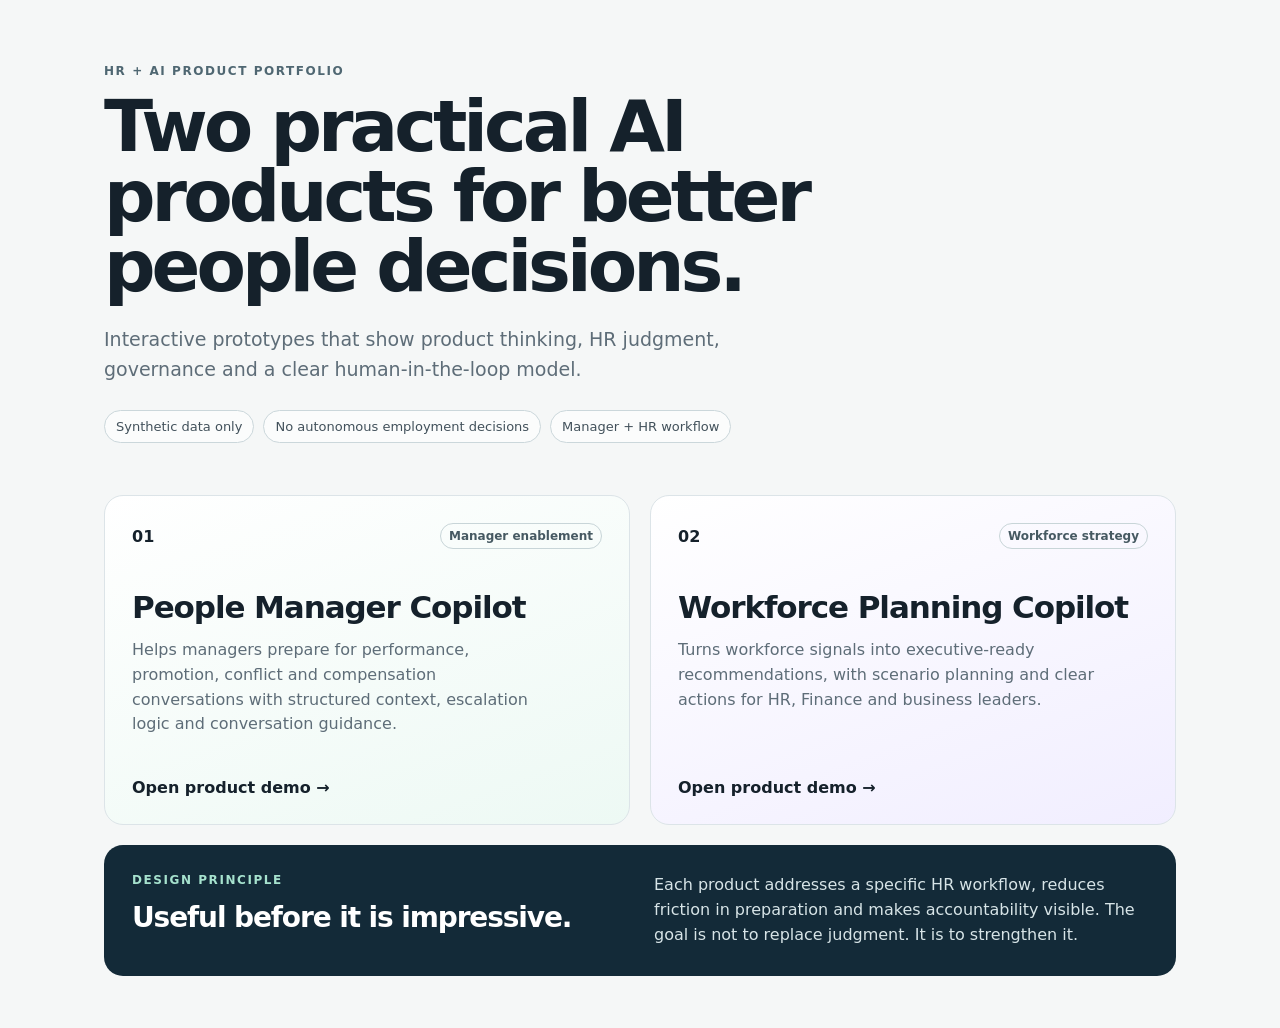
<file: index.html>
<!doctype html>
<html lang="en">
<head>
  <meta charset="utf-8" />
  <meta name="viewport" content="width=device-width, initial-scale=1" />
  <title>HR + AI Product Portfolio</title>
  <link rel="stylesheet" href="styles.css" />
</head>
<body>
  <main class="wrap">
    <section class="hero">
      <p class="eyebrow">HR + AI PRODUCT PORTFOLIO</p>
      <h1>Two practical AI products for better people decisions.</h1>
      <p class="lede">Interactive prototypes that show product thinking, HR judgment, governance and a clear human-in-the-loop model.</p>
      <div class="pill-row">
        <span class="pill">Synthetic data only</span>
        <span class="pill">No autonomous employment decisions</span>
        <span class="pill">Manager + HR workflow</span>
      </div>
    </section>

    <section class="grid">
      <a class="card" href="people-manager-copilot/">
        <div class="card-top"><span class="num">01</span><span class="tag">Manager enablement</span></div>
        <h2>People Manager Copilot</h2>
        <p>Helps managers prepare for performance, promotion, conflict and compensation conversations with structured context, escalation logic and conversation guidance.</p>
        <span class="cta">Open product demo <span aria-hidden="true">→</span></span>
      </a>

      <a class="card" href="workforce-planning-copilot/">
        <div class="card-top"><span class="num">02</span><span class="tag">Workforce strategy</span></div>
        <h2>Workforce Planning Copilot</h2>
        <p>Turns workforce signals into executive-ready recommendations, with scenario planning and clear actions for HR, Finance and business leaders.</p>
        <span class="cta">Open product demo <span aria-hidden="true">→</span></span>
      </a>
    </section>

    <section class="principles">
      <div><p class="eyebrow">DESIGN PRINCIPLE</p><h3>Useful before it is impressive.</h3></div>
      <p>Each product addresses a specific HR workflow, reduces friction in preparation and makes accountability visible. The goal is not to replace judgment. It is to strengthen it.</p>
    </section>
  </main>
</body>
</html>
</file>
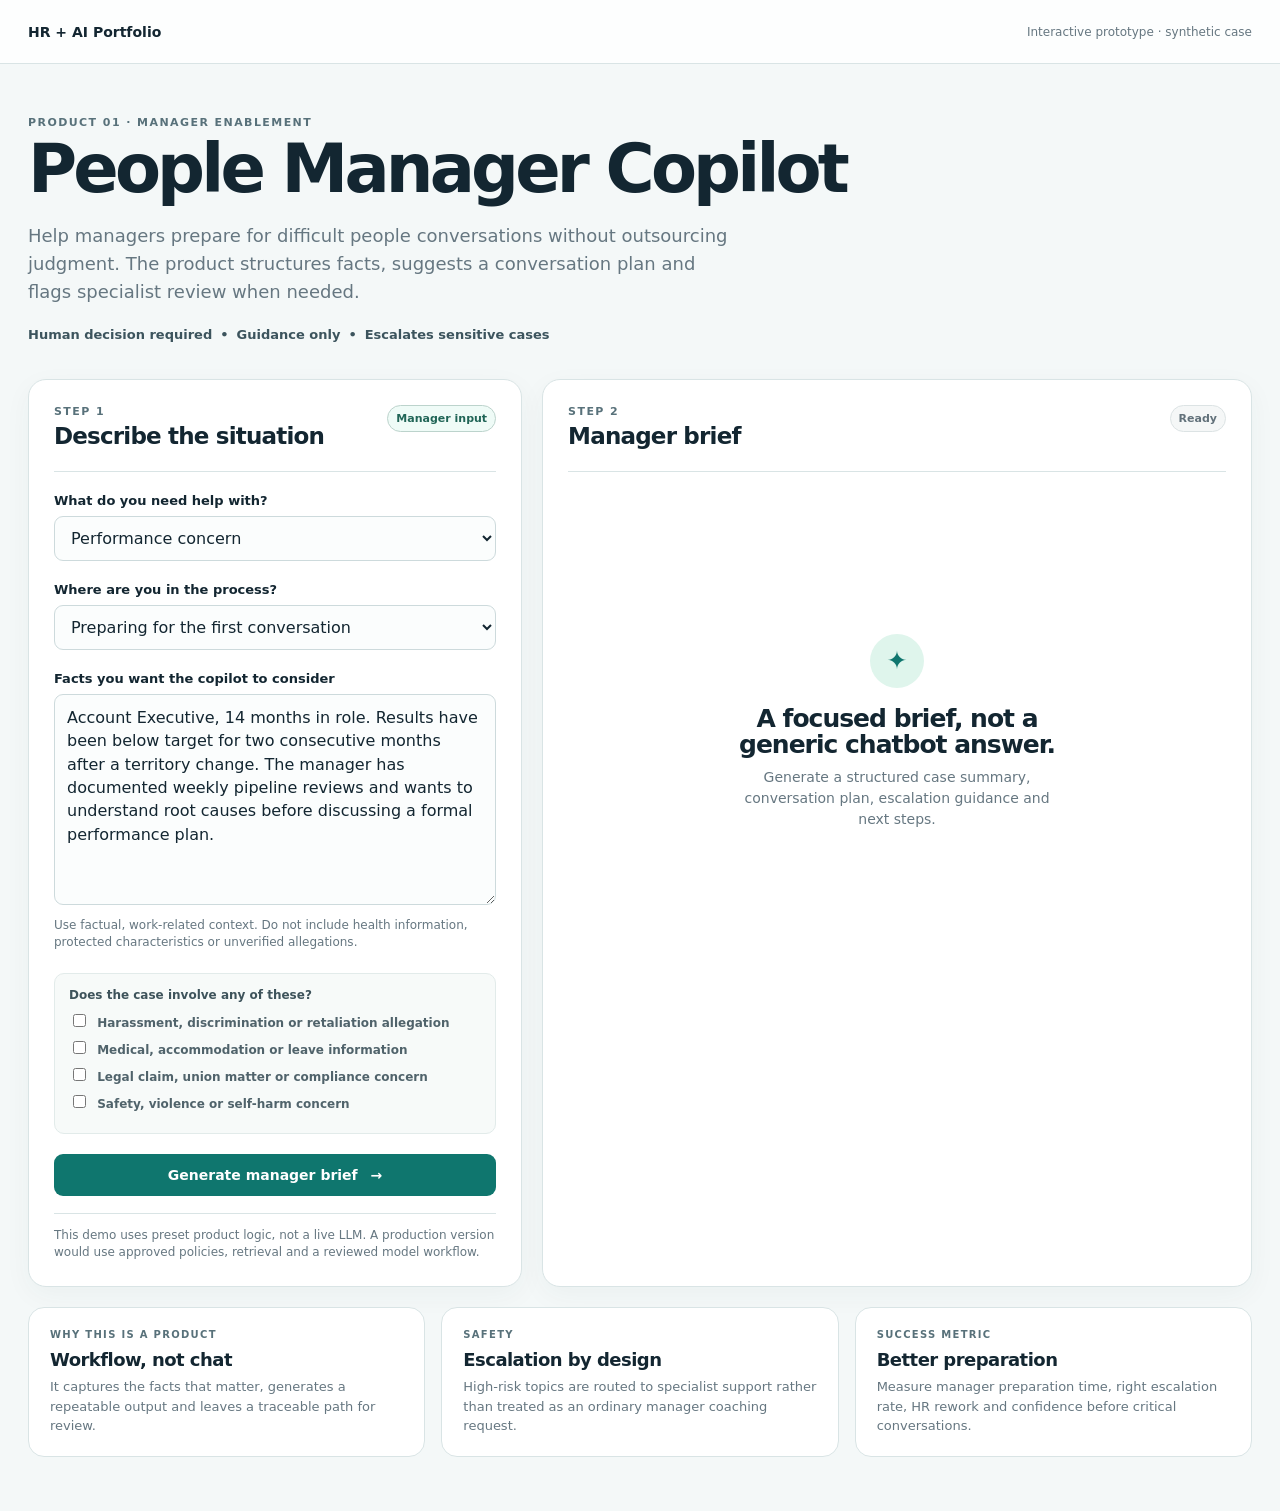
<file: people-manager-copilot/index.html>
<!doctype html>
<html lang="en">
<head>
  <meta charset="utf-8" />
  <meta name="viewport" content="width=device-width, initial-scale=1" />
  <title>People Manager Copilot</title>
  <link rel="stylesheet" href="style.css" />
</head>
<body>
  <header class="topbar">
    <a href="../" class="brand">HR + AI Portfolio</a>
    <span class="environment">Interactive prototype · synthetic case</span>
  </header>

  <main class="shell">
    <section class="intro">
      <p class="eyebrow">PRODUCT 01 · MANAGER ENABLEMENT</p>
      <h1>People Manager Copilot</h1>
      <p>Help managers prepare for difficult people conversations without outsourcing judgment. The product structures facts, suggests a conversation plan and flags specialist review when needed.</p>
      <div class="guardrail"><span>Human decision required</span><span>•</span><span>Guidance only</span><span>•</span><span>Escalates sensitive cases</span></div>
    </section>

    <div class="layout">
      <section class="panel form-panel" aria-label="Case context">
        <div class="section-title"><div><p class="eyebrow">STEP 1</p><h2>Describe the situation</h2></div><span class="badge">Manager input</span></div>

        <label for="caseType">What do you need help with?</label>
        <select id="caseType">
          <option value="performance">Performance concern</option>
          <option value="promotion">Promotion readiness</option>
          <option value="conflict">Team conflict</option>
          <option value="compensation">Compensation request</option>
        </select>

        <label for="stage">Where are you in the process?</label>
        <select id="stage">
          <option value="first">Preparing for the first conversation</option>
          <option value="followup">Preparing for a follow-up</option>
          <option value="decision">Preparing a recommendation for HR</option>
        </select>

        <label for="context">Facts you want the copilot to consider</label>
        <textarea id="context" rows="8">Account Executive, 14 months in role. Results have been below target for two consecutive months after a territory change. The manager has documented weekly pipeline reviews and wants to understand root causes before discussing a formal performance plan.</textarea>
        <p class="hint">Use factual, work-related context. Do not include health information, protected characteristics or unverified allegations.</p>

        <div class="checklist" aria-label="Risk flags">
          <p>Does the case involve any of these?</p>
          <label><input type="checkbox" value="harassment" /> Harassment, discrimination or retaliation allegation</label>
          <label><input type="checkbox" value="medical" /> Medical, accommodation or leave information</label>
          <label><input type="checkbox" value="legal" /> Legal claim, union matter or compliance concern</label>
          <label><input type="checkbox" value="safety" /> Safety, violence or self-harm concern</label>
        </div>

        <button id="generate">Generate manager brief <span>→</span></button>
        <p class="demo-note">This demo uses preset product logic, not a live LLM. A production version would use approved policies, retrieval and a reviewed model workflow.</p>
      </section>

      <section class="panel output-panel" aria-live="polite">
        <div class="section-title"><div><p class="eyebrow">STEP 2</p><h2>Manager brief</h2></div><span id="status" class="badge neutral">Ready</span></div>
        <div id="empty" class="empty-state">
          <div class="empty-icon">✦</div>
          <h3>A focused brief, not a generic chatbot answer.</h3>
          <p>Generate a structured case summary, conversation plan, escalation guidance and next steps.</p>
        </div>
        <div id="result" hidden>
          <div id="riskBox" class="risk-box"></div>
          <article class="result-section">
            <h3>Case summary</h3>
            <p id="summary"></p>
          </article>
          <article class="result-section two-col">
            <div><h3>Objective</h3><p id="objective"></p></div>
            <div><h3>What to clarify</h3><ul id="clarify"></ul></div>
          </article>
          <article class="result-section">
            <h3>Suggested opening</h3>
            <blockquote id="opening"></blockquote>
          </article>
          <article class="result-section two-col">
            <div><h3>Neutral questions</h3><ul id="questions"></ul></div>
            <div><h3>Recommended next steps</h3><ol id="nextSteps"></ol></div>
          </article>
          <article class="result-section decision-boundary">
            <h3>Decision boundary</h3>
            <p id="boundary"></p>
          </article>
          <button class="secondary" id="copyBrief">Copy brief</button>
        </div>
      </section>
    </div>

    <section class="bottom-grid">
      <article class="mini-card"><p class="eyebrow">WHY THIS IS A PRODUCT</p><h3>Workflow, not chat</h3><p>It captures the facts that matter, generates a repeatable output and leaves a traceable path for review.</p></article>
      <article class="mini-card"><p class="eyebrow">SAFETY</p><h3>Escalation by design</h3><p>High-risk topics are routed to specialist support rather than treated as an ordinary manager coaching request.</p></article>
      <article class="mini-card"><p class="eyebrow">SUCCESS METRIC</p><h3>Better preparation</h3><p>Measure manager preparation time, right escalation rate, HR rework and confidence before critical conversations.</p></article>
    </section>
  </main>
  <script src="app.js"></script>
</body>
</html>
</file>
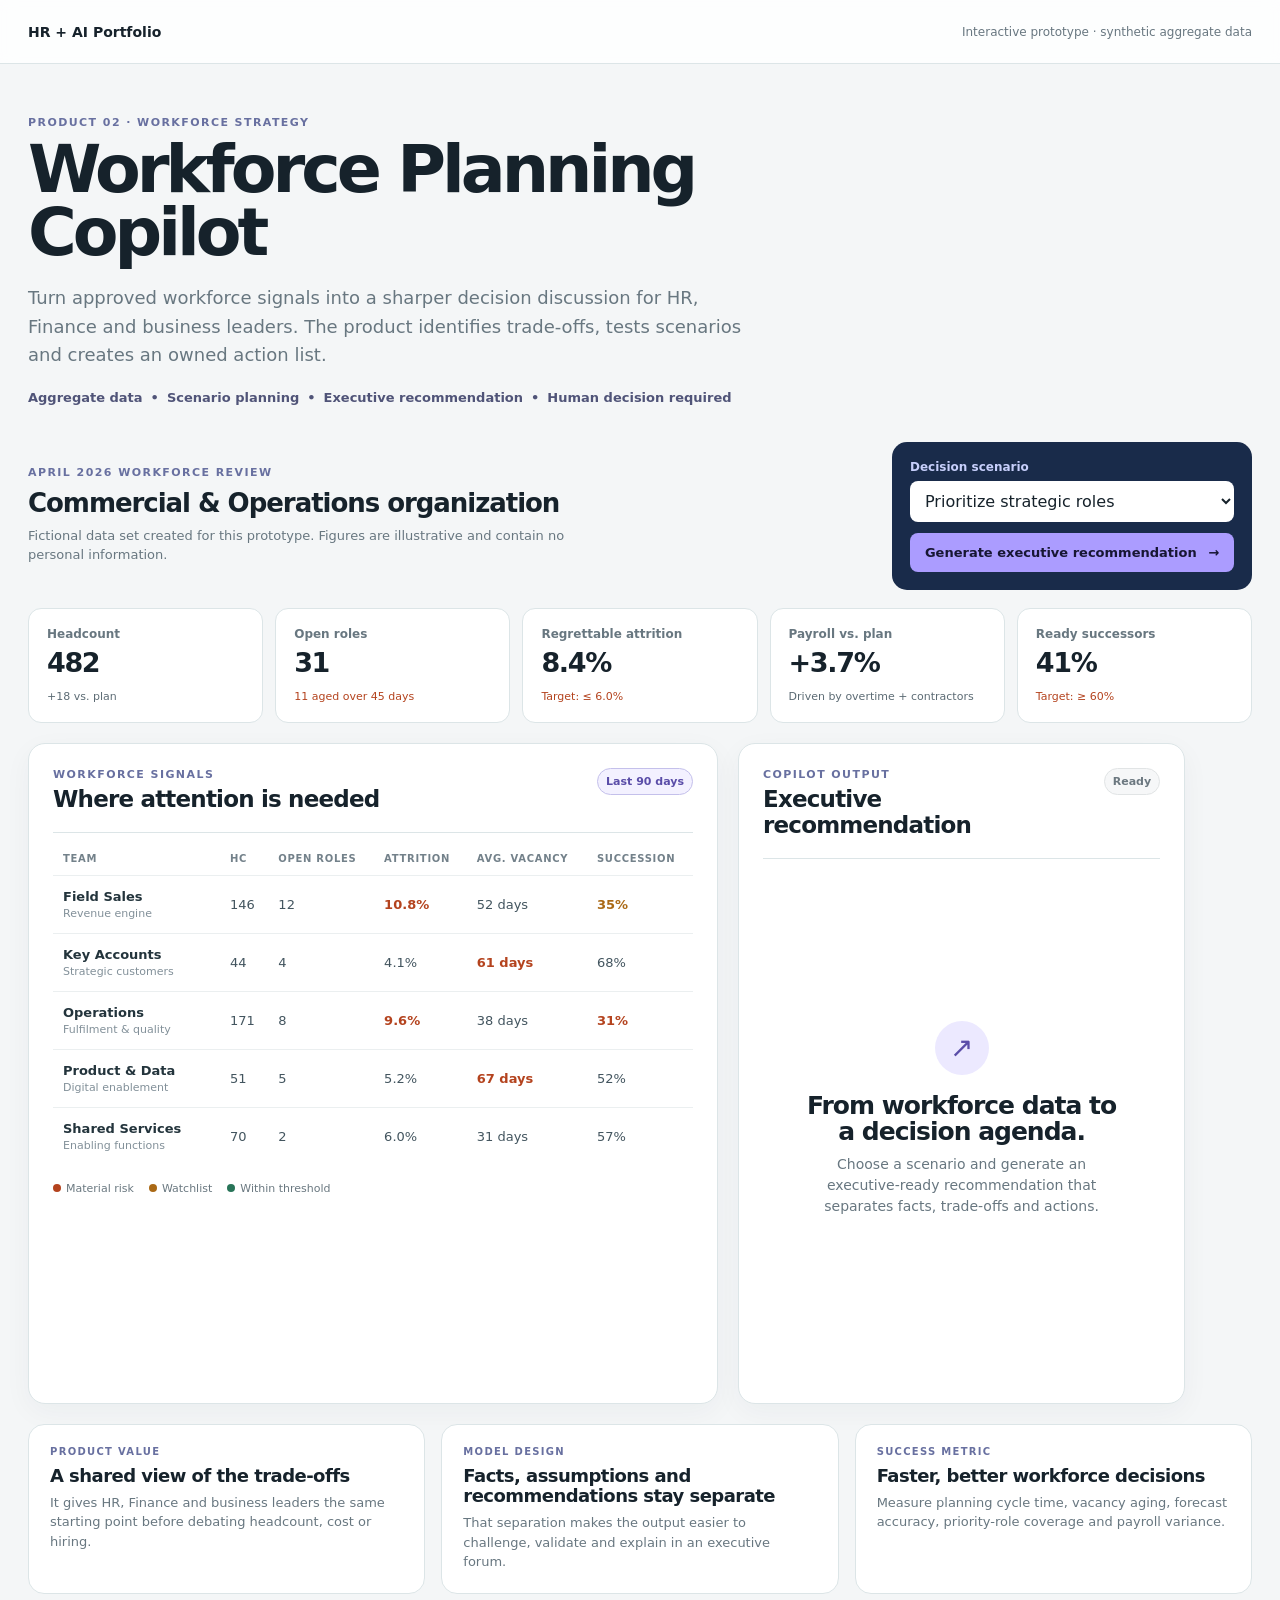
<file: workforce-planning-copilot/index.html>
<!doctype html>
<html lang="en">
<head>
  <meta charset="utf-8" />
  <meta name="viewport" content="width=device-width, initial-scale=1" />
  <title>Workforce Planning Copilot</title>
  <link rel="stylesheet" href="style.css" />
</head>
<body>
  <header class="topbar">
    <a href="../" class="brand">HR + AI Portfolio</a>
    <span class="environment">Interactive prototype · synthetic aggregate data</span>
  </header>

  <main class="shell">
    <section class="intro">
      <p class="eyebrow">PRODUCT 02 · WORKFORCE STRATEGY</p>
      <h1>Workforce Planning Copilot</h1>
      <p>Turn approved workforce signals into a sharper decision discussion for HR, Finance and business leaders. The product identifies trade-offs, tests scenarios and creates an owned action list.</p>
      <div class="guardrail"><span>Aggregate data</span><span>•</span><span>Scenario planning</span><span>•</span><span>Executive recommendation</span><span>•</span><span>Human decision required</span></div>
    </section>

    <section class="dashboard-head">
      <div class="dashboard-title"><p class="eyebrow">APRIL 2026 WORKFORCE REVIEW</p><h2>Commercial & Operations organization</h2><p>Fictional data set created for this prototype. Figures are illustrative and contain no personal information.</p></div>
      <div class="action-box"><label for="scenario">Decision scenario</label><select id="scenario"><option value="focus">Prioritize strategic roles</option><option value="freeze">Freeze non-critical hiring for 90 days</option><option value="stabilize">Stabilize attrition in critical teams</option></select><button id="analyze">Generate executive recommendation <span>→</span></button></div>
    </section>

    <section class="kpis" aria-label="Key workforce indicators">
      <article><p>Headcount</p><h3>482</h3><span class="subtle">+18 vs. plan</span></article>
      <article><p>Open roles</p><h3>31</h3><span class="subtle danger">11 aged over 45 days</span></article>
      <article><p>Regrettable attrition</p><h3>8.4%</h3><span class="subtle danger">Target: ≤ 6.0%</span></article>
      <article><p>Payroll vs. plan</p><h3>+3.7%</h3><span class="subtle">Driven by overtime + contractors</span></article>
      <article><p>Ready successors</p><h3>41%</h3><span class="subtle danger">Target: ≥ 60%</span></article>
    </section>

    <section class="main-grid">
      <article class="panel signals">
        <div class="section-title"><div><p class="eyebrow">WORKFORCE SIGNALS</p><h2>Where attention is needed</h2></div><span class="badge">Last 90 days</span></div>
        <div class="table-wrap"><table><thead><tr><th>Team</th><th>HC</th><th>Open roles</th><th>Attrition</th><th>Avg. vacancy</th><th>Succession</th></tr></thead><tbody>
          <tr><td><strong>Field Sales</strong><span>Revenue engine</span></td><td>146</td><td>12</td><td><b class="red">10.8%</b></td><td>52 days</td><td><b class="amber">35%</b></td></tr>
          <tr><td><strong>Key Accounts</strong><span>Strategic customers</span></td><td>44</td><td>4</td><td>4.1%</td><td><b class="red">61 days</b></td><td>68%</td></tr>
          <tr><td><strong>Operations</strong><span>Fulfilment & quality</span></td><td>171</td><td>8</td><td><b class="red">9.6%</b></td><td>38 days</td><td><b class="red">31%</b></td></tr>
          <tr><td><strong>Product & Data</strong><span>Digital enablement</span></td><td>51</td><td>5</td><td>5.2%</td><td><b class="red">67 days</b></td><td>52%</td></tr>
          <tr><td><strong>Shared Services</strong><span>Enabling functions</span></td><td>70</td><td>2</td><td>6.0%</td><td>31 days</td><td>57%</td></tr>
        </tbody></table></div>
        <div class="signal-footer"><span class="legend"><i class="dot red-dot"></i> Material risk</span><span class="legend"><i class="dot amber-dot"></i> Watchlist</span><span class="legend"><i class="dot green-dot"></i> Within threshold</span></div>
      </article>

      <article class="panel output-panel" aria-live="polite">
        <div class="section-title"><div><p class="eyebrow">COPILOT OUTPUT</p><h2>Executive recommendation</h2></div><span id="status" class="badge neutral">Ready</span></div>
        <div id="empty" class="empty-state"><div class="empty-icon">↗</div><h3>From workforce data to a decision agenda.</h3><p>Choose a scenario and generate an executive-ready recommendation that separates facts, trade-offs and actions.</p></div>
        <div id="result" hidden>
          <div class="headline" id="headline"></div>
          <section class="result-section"><h3>Signals observed</h3><ul id="signalsList"></ul></section>
          <section class="result-section"><h3>Trade-offs to manage</h3><ul id="tradeoffsList"></ul></section>
          <section class="result-section actions"><h3>Prioritized actions</h3><div id="actionsList"></div></section>
          <section class="result-section assumptions"><h3>Assumptions to validate</h3><ul id="assumptionsList"></ul></section>
          <section class="boundary"><h3>Decision boundary</h3><p>These are planning recommendations based on fictional aggregate data. Budget approvals, organizational changes and individual employment actions require the relevant business, Finance and HR decision-makers.</p></section>
          <button class="secondary" id="copyRecommendation">Copy recommendation</button>
        </div>
      </article>
    </section>

    <section class="insight-grid">
      <article class="insight-card"><p class="eyebrow">PRODUCT VALUE</p><h3>A shared view of the trade-offs</h3><p>It gives HR, Finance and business leaders the same starting point before debating headcount, cost or hiring.</p></article>
      <article class="insight-card"><p class="eyebrow">MODEL DESIGN</p><h3>Facts, assumptions and recommendations stay separate</h3><p>That separation makes the output easier to challenge, validate and explain in an executive forum.</p></article>
      <article class="insight-card"><p class="eyebrow">SUCCESS METRIC</p><h3>Faster, better workforce decisions</h3><p>Measure planning cycle time, vacancy aging, forecast accuracy, priority-role coverage and payroll variance.</p></article>
    </section>
  </main>
  <script src="app.js"></script>
</body>
</html>
</file>
<file: styles.css>
:root { --ink:#15212b; --muted:#5e6d78; --line:#dce4e8; --surface:#ffffff; --bg:#f5f7f7; --mint:#d9f3e8; --lav:#e9e2ff; --deep:#132a38; }
* { box-sizing: border-box; }
body { margin:0; font-family: Inter, ui-sans-serif, system-ui, -apple-system, BlinkMacSystemFont, "Segoe UI", sans-serif; background:var(--bg); color:var(--ink); }
.wrap { max-width:1120px; padding:64px 24px 52px; margin:0 auto; }
.hero { max-width:800px; }
.eyebrow { margin:0 0 14px; font-size:12px; letter-spacing:.13em; font-weight:750; color:#4f6772; }
h1 { margin:0; max-width:790px; font-size:clamp(40px,6vw,72px); letter-spacing:-.055em; line-height:.97; }
.lede { margin:24px 0 0; max-width:650px; font-size:19px; line-height:1.55; color:var(--muted); }
.pill-row { margin-top:26px; display:flex; gap:9px; flex-wrap:wrap; }
.pill { border:1px solid #cbd7db; padding:8px 11px; border-radius:999px; font-size:13px; color:#42515b; background:rgba(255,255,255,.66); }
.grid { margin-top:52px; display:grid; grid-template-columns:repeat(2,minmax(0,1fr)); gap:20px; }
.card { display:flex; min-height:330px; flex-direction:column; padding:27px; border:1px solid var(--line); border-radius:19px; background:var(--surface); text-decoration:none; color:inherit; transition:transform .18s ease, box-shadow .18s ease; }
.card:nth-child(1) { background:linear-gradient(160deg,#ffffff 0%,#edf9f4 100%); }
.card:nth-child(2) { background:linear-gradient(160deg,#ffffff 0%,#f1eeff 100%); }
.card:hover { transform:translateY(-5px); box-shadow:0 14px 35px rgba(32,56,68,.10); }
.card-top { display:flex; justify-content:space-between; align-items:center; }
.num { font-weight:800; font-size:16px; }
.tag { font-size:12px; font-weight:650; border:1px solid #c8d5d8; padding:5px 8px; border-radius:999px; color:#465962; }
h2 { margin:42px 0 14px; font-size:31px; letter-spacing:-.035em; line-height:1.05; }
.card p { margin:0; color:var(--muted); line-height:1.55; max-width:420px; }
.cta { margin-top:auto; padding-top:30px; font-weight:750; }
.principles { margin-top:20px; padding:28px; background:var(--deep); color:white; border-radius:19px; display:grid; grid-template-columns:1fr 1fr; gap:28px; }
.principles .eyebrow { color:#a6e2ce; }
.principles h3 { margin:0; font-size:28px; letter-spacing:-.04em; }
.principles > p { margin:0; color:#d7e4e7; line-height:1.55; font-size:16px; }
@media (max-width:720px) { .wrap { padding-top:42px; } .grid,.principles { grid-template-columns:1fr; } .card { min-height:290px; } }
</file>
<file: people-manager-copilot/style.css>
:root { --ink:#132631; --muted:#667781; --line:#d9e4e5; --bg:#f4f8f8; --white:#fff; --accent:#0f766e; --accent-soft:#dff5ec; --warn:#8f3912; --warn-bg:#fff0e9; --navy:#15323b; }
*{box-sizing:border-box} body{margin:0;background:var(--bg);color:var(--ink);font-family:Inter,ui-sans-serif,system-ui,-apple-system,BlinkMacSystemFont,"Segoe UI",sans-serif}
.topbar{height:64px;padding:0 28px;display:flex;align-items:center;justify-content:space-between;border-bottom:1px solid var(--line);background:rgba(255,255,255,.82);backdrop-filter:blur(8px);position:sticky;top:0;z-index:2}.brand{font-weight:800;color:var(--ink);text-decoration:none;font-size:14px}.environment{font-size:12px;color:var(--muted)}
.shell{max-width:1280px;margin:0 auto;padding:52px 28px 54px}.intro{max-width:830px}.eyebrow{margin:0 0 9px;font-size:11px;letter-spacing:.13em;font-weight:800;color:#58717a}.intro h1{margin:0;font-size:clamp(42px,5.3vw,67px);letter-spacing:-.057em;line-height:.95}.intro>p:not(.eyebrow){max-width:700px;margin:20px 0 0;color:var(--muted);font-size:18px;line-height:1.56}.guardrail{margin-top:21px;display:flex;gap:8px;flex-wrap:wrap;color:#3c545d;font-size:13px;font-weight:650}.layout{display:grid;grid-template-columns:minmax(330px,.87fr) minmax(400px,1.25fr);gap:20px;margin-top:37px}.panel{border:1px solid var(--line);background:var(--white);border-radius:18px;padding:25px;box-shadow:0 8px 28px rgba(25,66,76,.045)}.form-panel{align-self:start}.section-title{display:flex;align-items:flex-start;justify-content:space-between;gap:10px;padding-bottom:22px;border-bottom:1px solid var(--line)}.section-title .eyebrow{margin-bottom:5px}.section-title h2{margin:0;font-size:23px;letter-spacing:-.035em}.badge{font-size:11px;border:1px solid #bcd3cc;background:#effbf7;padding:6px 8px;border-radius:999px;color:#216557;white-space:nowrap;font-weight:750}.badge.neutral{background:#f5f7f7;border-color:#dce3e4;color:#62717a}label{display:block;margin:21px 0 8px;font-size:13px;font-weight:760}select,textarea{width:100%;font:inherit;color:var(--ink);border:1px solid #cddadc;background:#fbfdfd;border-radius:9px;padding:11px 12px;outline:none}textarea{line-height:1.46;resize:vertical}select:focus,textarea:focus{border-color:#4a9c90;box-shadow:0 0 0 3px rgba(15,118,110,.10)}.hint,.demo-note{margin:8px 0 0;color:var(--muted);font-size:12px;line-height:1.45}.checklist{margin-top:21px;padding:14px;background:#f7faf9;border-radius:10px;border:1px solid #e2ebea}.checklist p{font-size:12px;font-weight:800;margin:0 0 9px;color:#3e535b}.checklist label{margin:8px 0;font-size:12px;font-weight:550;color:#50636b}.checklist input{accent-color:var(--accent);margin-right:7px}button{margin-top:20px;width:100%;border:0;border-radius:9px;padding:13px 15px;background:var(--accent);color:#fff;font:inherit;font-size:14px;font-weight:800;cursor:pointer;transition:filter .15s ease}button:hover{filter:brightness(.93)}button span{padding-left:8px}.demo-note{border-top:1px solid var(--line);padding-top:13px;margin-top:17px}.output-panel{min-height:650px}.empty-state{height:520px;display:flex;align-items:center;justify-content:center;flex-direction:column;text-align:center;max-width:340px;margin:0 auto}.empty-icon{width:54px;height:54px;border-radius:50%;display:grid;place-items:center;background:var(--accent-soft);color:var(--accent);font-size:25px}.empty-state h3{font-size:25px;letter-spacing:-.04em;line-height:1.06;margin:18px 0 8px}.empty-state p{color:var(--muted);font-size:14px;line-height:1.5;margin:0}.risk-box{padding:13px 14px;border-radius:10px;font-size:13px;line-height:1.45;margin:20px 0 4px}.risk-box.safe{background:#edf9f4;color:#215c4d;border:1px solid #bfe7d7}.risk-box.warn{background:var(--warn-bg);color:var(--warn);border:1px solid #ffc9b0}.result-section{padding:18px 0;border-bottom:1px solid var(--line)}.result-section h3{margin:0 0 8px;font-size:13px;letter-spacing:.01em}.result-section p{font-size:14px;color:#4f626b;line-height:1.55;margin:0}.two-col{display:grid;grid-template-columns:1fr 1fr;gap:25px}.result-section ul,.result-section ol{padding-left:18px;margin:0;color:#4f626b;font-size:13px;line-height:1.56}.result-section li+li{margin-top:6px}blockquote{border-left:3px solid #76baaa;margin:0;padding:4px 0 4px 14px;color:#31515a;font-size:15px;line-height:1.52}.decision-boundary{background:#f4f7f7;padding:16px;margin-top:18px;border-radius:10px;border-bottom:0}.decision-boundary h3{color:#31515a}.secondary{background:transparent;color:var(--accent);border:1px solid #a5d1c6;width:auto;padding:9px 13px;margin-top:17px}.bottom-grid{display:grid;grid-template-columns:repeat(3,1fr);gap:16px;margin-top:20px}.mini-card{padding:21px;background:#fff;border:1px solid var(--line);border-radius:16px}.mini-card .eyebrow{font-size:10px}.mini-card h3{margin:0 0 7px;font-size:18px;letter-spacing:-.03em}.mini-card p:last-child{margin:0;color:var(--muted);line-height:1.48;font-size:13px}@media(max-width:850px){.layout,.bottom-grid{grid-template-columns:1fr}.output-panel{min-height:auto}.empty-state{height:340px}}@media(max-width:500px){.shell{padding:35px 15px}.topbar{padding:0 15px}.environment{display:none}.panel{padding:18px}.two-col{grid-template-columns:1fr;gap:13px}.intro h1{font-size:45px}}
</file>
<file: workforce-planning-copilot/style.css>
:root{--ink:#16222b;--muted:#687780;--line:#dce5e7;--bg:#f4f6f7;--white:#fff;--accent:#5a4da8;--accent-soft:#ece9ff;--navy:#192b4a;--red:#b4431e;--amber:#aa6915;--green:#287458}*{box-sizing:border-box}body{margin:0;background:var(--bg);color:var(--ink);font-family:Inter,ui-sans-serif,system-ui,-apple-system,BlinkMacSystemFont,"Segoe UI",sans-serif}.topbar{height:64px;padding:0 28px;display:flex;align-items:center;justify-content:space-between;border-bottom:1px solid var(--line);background:rgba(255,255,255,.82);backdrop-filter:blur(8px);position:sticky;top:0;z-index:2}.brand{font-size:14px;font-weight:800;text-decoration:none;color:var(--ink)}.environment{font-size:12px;color:var(--muted)}.shell{max-width:1280px;margin:auto;padding:52px 28px 54px}.eyebrow{margin:0 0 9px;font-size:11px;letter-spacing:.13em;font-weight:800;color:#6870a0}.intro{max-width:860px}.intro h1{margin:0;font-size:clamp(42px,5.2vw,67px);letter-spacing:-.06em;line-height:.95}.intro>p:not(.eyebrow){max-width:720px;margin:20px 0 0;color:var(--muted);font-size:18px;line-height:1.56}.guardrail{margin-top:21px;display:flex;gap:8px;flex-wrap:wrap;color:#505478;font-size:13px;font-weight:650}.dashboard-head{display:flex;justify-content:space-between;gap:22px;align-items:stretch;margin-top:37px}.dashboard-title{padding:24px 0}.dashboard-title h2{margin:0;font-size:26px;letter-spacing:-.04em}.dashboard-title>p:last-child{max-width:580px;margin:8px 0 0;color:var(--muted);font-size:13px;line-height:1.48}.action-box{width:360px;padding:18px;background:var(--navy);border-radius:15px;color:#fff}.action-box label{font-size:12px;font-weight:700;display:block;margin-bottom:7px;color:#c7cffb}.action-box select{width:100%;padding:10px 11px;border:0;border-radius:8px;background:#fff;font:inherit;color:var(--ink)}button{width:100%;border:0;border-radius:8px;margin-top:11px;padding:12px 13px;background:#ab9cff;color:#171633;font:inherit;font-size:13px;font-weight:800;cursor:pointer}button:hover{filter:brightness(.95)}button span{padding-left:7px}.kpis{display:grid;grid-template-columns:repeat(5,1fr);gap:12px;margin-top:18px}.kpis article{background:#fff;border:1px solid var(--line);border-radius:13px;padding:18px}.kpis p{font-size:12px;font-weight:700;color:var(--muted);margin:0}.kpis h3{margin:6px 0 7px;font-size:27px;letter-spacing:-.05em}.subtle{font-size:11px;color:#5c6b74}.subtle.danger{color:var(--red)}.main-grid{display:grid;grid-template-columns:1.13fr .87fr;gap:20px;margin-top:20px}.panel{background:#fff;border:1px solid var(--line);border-radius:17px;padding:24px;box-shadow:0 8px 28px rgba(27,45,73,.045)}.section-title{display:flex;justify-content:space-between;align-items:flex-start;gap:10px;padding-bottom:20px;border-bottom:1px solid var(--line)}.section-title .eyebrow{margin-bottom:5px}.section-title h2{margin:0;font-size:23px;letter-spacing:-.035em}.badge{font-size:11px;border:1px solid #c4c0eb;background:#f3f1ff;padding:6px 8px;border-radius:999px;color:#5a4da8;white-space:nowrap;font-weight:750}.badge.neutral{background:#f6f7f8;border-color:#e1e4e5;color:#6c7880}.table-wrap{overflow:auto}table{width:100%;border-collapse:collapse;margin-top:5px;min-width:640px}th{text-align:left;padding:15px 10px 11px;font-size:10px;letter-spacing:.07em;text-transform:uppercase;color:#73818a}td{border-top:1px solid #ebeff0;padding:13px 10px;font-size:13px;color:#43555f;vertical-align:middle}td:first-child{min-width:155px}td strong{display:block;color:#23343c;font-size:13px}td span{display:block;margin-top:3px;font-size:11px;color:#829099}.red{color:var(--red)}.amber{color:var(--amber)}.signal-footer{display:flex;gap:15px;flex-wrap:wrap;padding-top:17px;font-size:11px;color:#6a7880}.legend{display:flex;align-items:center;gap:5px}.dot{width:8px;height:8px;display:inline-block;border-radius:50%}.red-dot{background:var(--red)}.amber-dot{background:var(--amber)}.green-dot{background:var(--green)}.output-panel{min-height:660px}.empty-state{height:520px;display:flex;justify-content:center;align-items:center;flex-direction:column;max-width:320px;margin:0 auto;text-align:center}.empty-icon{width:54px;height:54px;border-radius:50%;display:grid;place-items:center;background:var(--accent-soft);color:var(--accent);font-size:28px}.empty-state h3{font-size:25px;line-height:1.06;letter-spacing:-.04em;margin:18px 0 8px}.empty-state p{margin:0;color:var(--muted);font-size:14px;line-height:1.5}.headline{margin-top:20px;padding:14px;background:#f0efff;color:#44379c;border:1px solid #d8d3ff;border-radius:10px;font-size:14px;line-height:1.48;font-weight:690}.result-section{padding:18px 0;border-bottom:1px solid var(--line)}.result-section h3,.boundary h3{margin:0 0 9px;font-size:13px}.result-section ul{margin:0;padding-left:18px;color:#4b5e67;font-size:13px;line-height:1.53}.result-section li+li{margin-top:7px}.actions{border-bottom:0}.action-row{display:grid;grid-template-columns:31px 1fr;gap:10px;padding:10px 0;border-bottom:1px solid #edf0f1}.action-row:last-child{border-bottom:0}.action-num{width:25px;height:25px;display:grid;place-items:center;border-radius:50%;font-size:11px;font-weight:800;background:#eeecff;color:#5649a3}.action-row h4{margin:0 0 3px;font-size:13px}.action-row p{margin:0;color:#61717a;font-size:12px;line-height:1.45}.owner{display:inline-block;margin-top:5px;font-size:10px;letter-spacing:.04em;text-transform:uppercase;color:#5a4da8;font-weight:780}.assumptions{border-bottom:0}.boundary{background:#f5f6f9;border-radius:9px;padding:14px;margin-top:15px}.boundary h3{color:#404767}.boundary p{font-size:12px;line-height:1.48;color:#68737c;margin:0}.secondary{width:auto;margin-top:17px;border:1px solid #c7c0fa;background:transparent;color:#5549a0;padding:9px 12px}.insight-grid{display:grid;grid-template-columns:repeat(3,1fr);gap:16px;margin-top:20px}.insight-card{padding:21px;background:#fff;border:1px solid var(--line);border-radius:16px}.insight-card .eyebrow{font-size:10px}.insight-card h3{margin:0 0 7px;font-size:18px;line-height:1.12;letter-spacing:-.03em}.insight-card p:last-child{margin:0;color:var(--muted);font-size:13px;line-height:1.5}@media(max-width:1050px){.kpis{grid-template-columns:repeat(3,1fr)}.main-grid{grid-template-columns:1fr}.output-panel{min-height:auto}.empty-state{height:350px}}@media(max-width:720px){.shell{padding:35px 15px}.topbar{padding:0 15px}.environment{display:none}.dashboard-head{flex-direction:column}.action-box{width:auto}.kpis,.insight-grid{grid-template-columns:1fr 1fr}.panel{padding:18px}}@media(max-width:470px){.kpis,.insight-grid{grid-template-columns:1fr}.intro h1{font-size:45px}}
</file>
